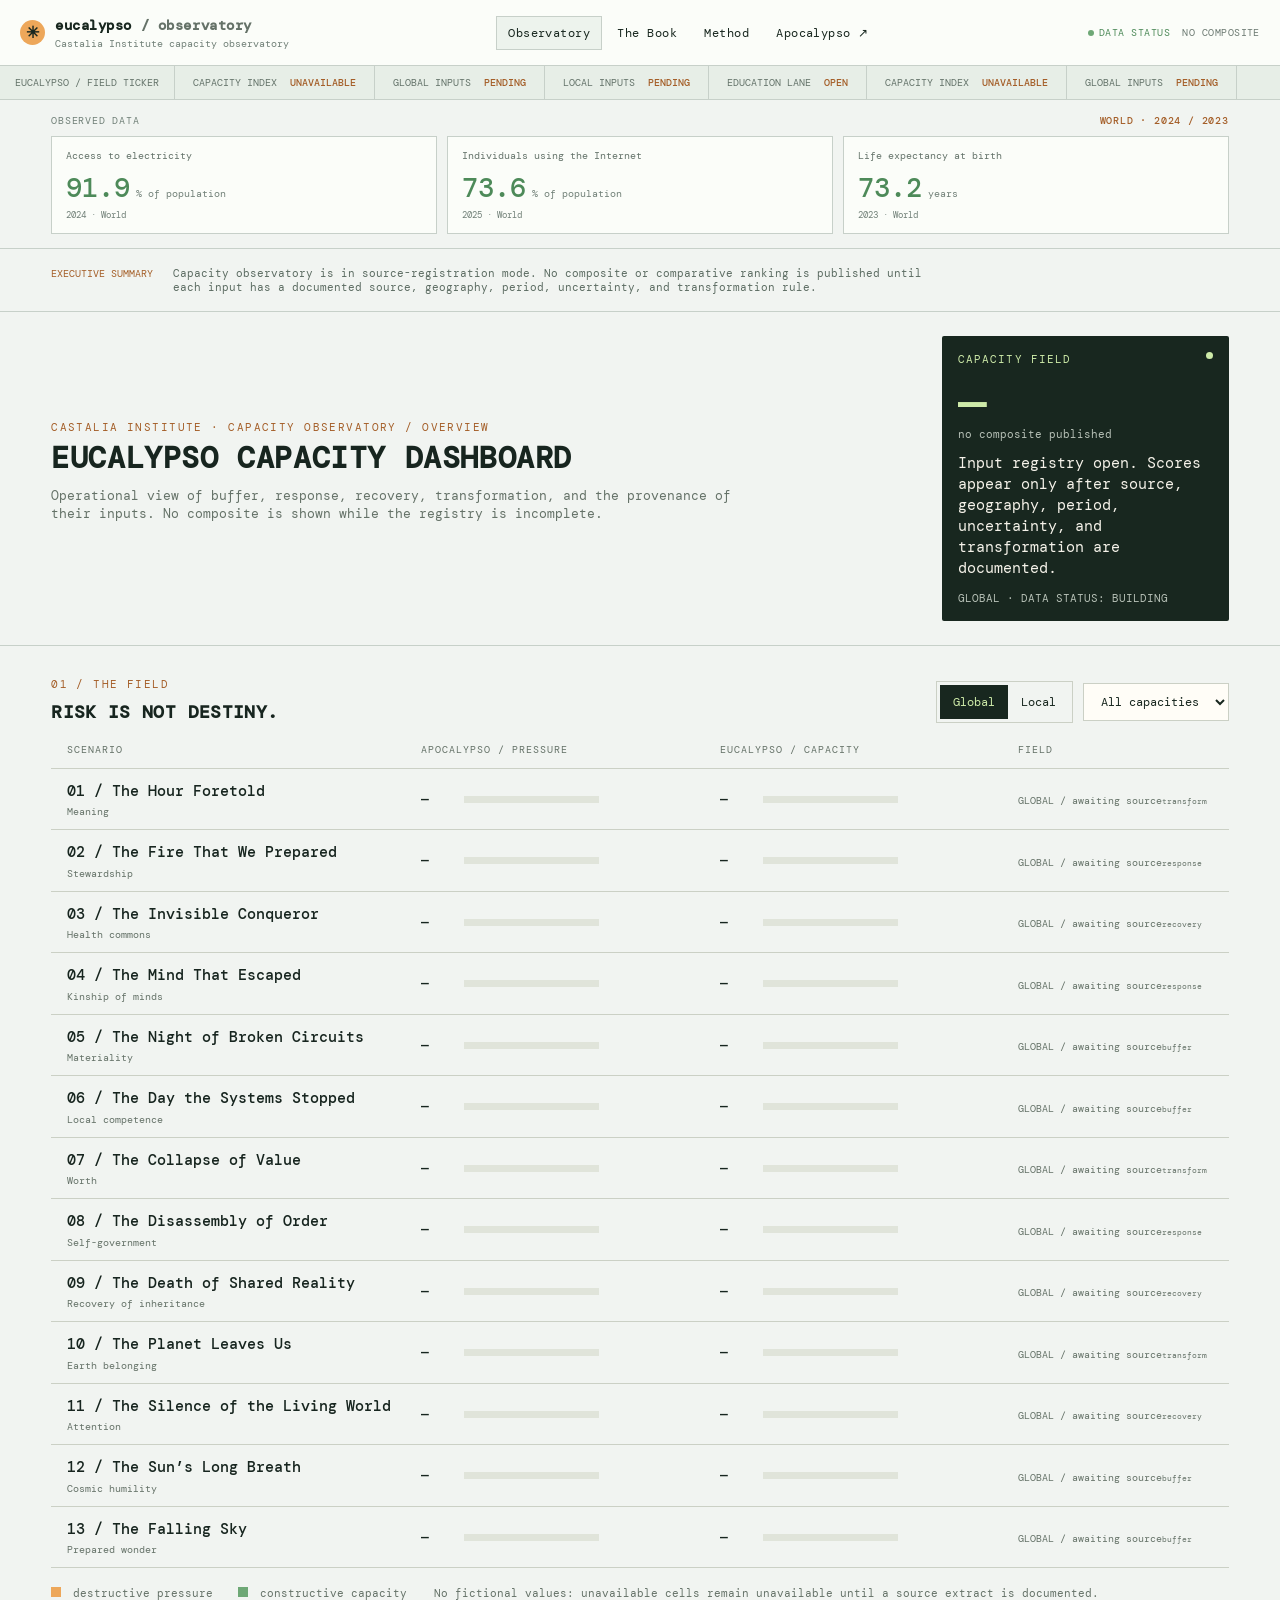
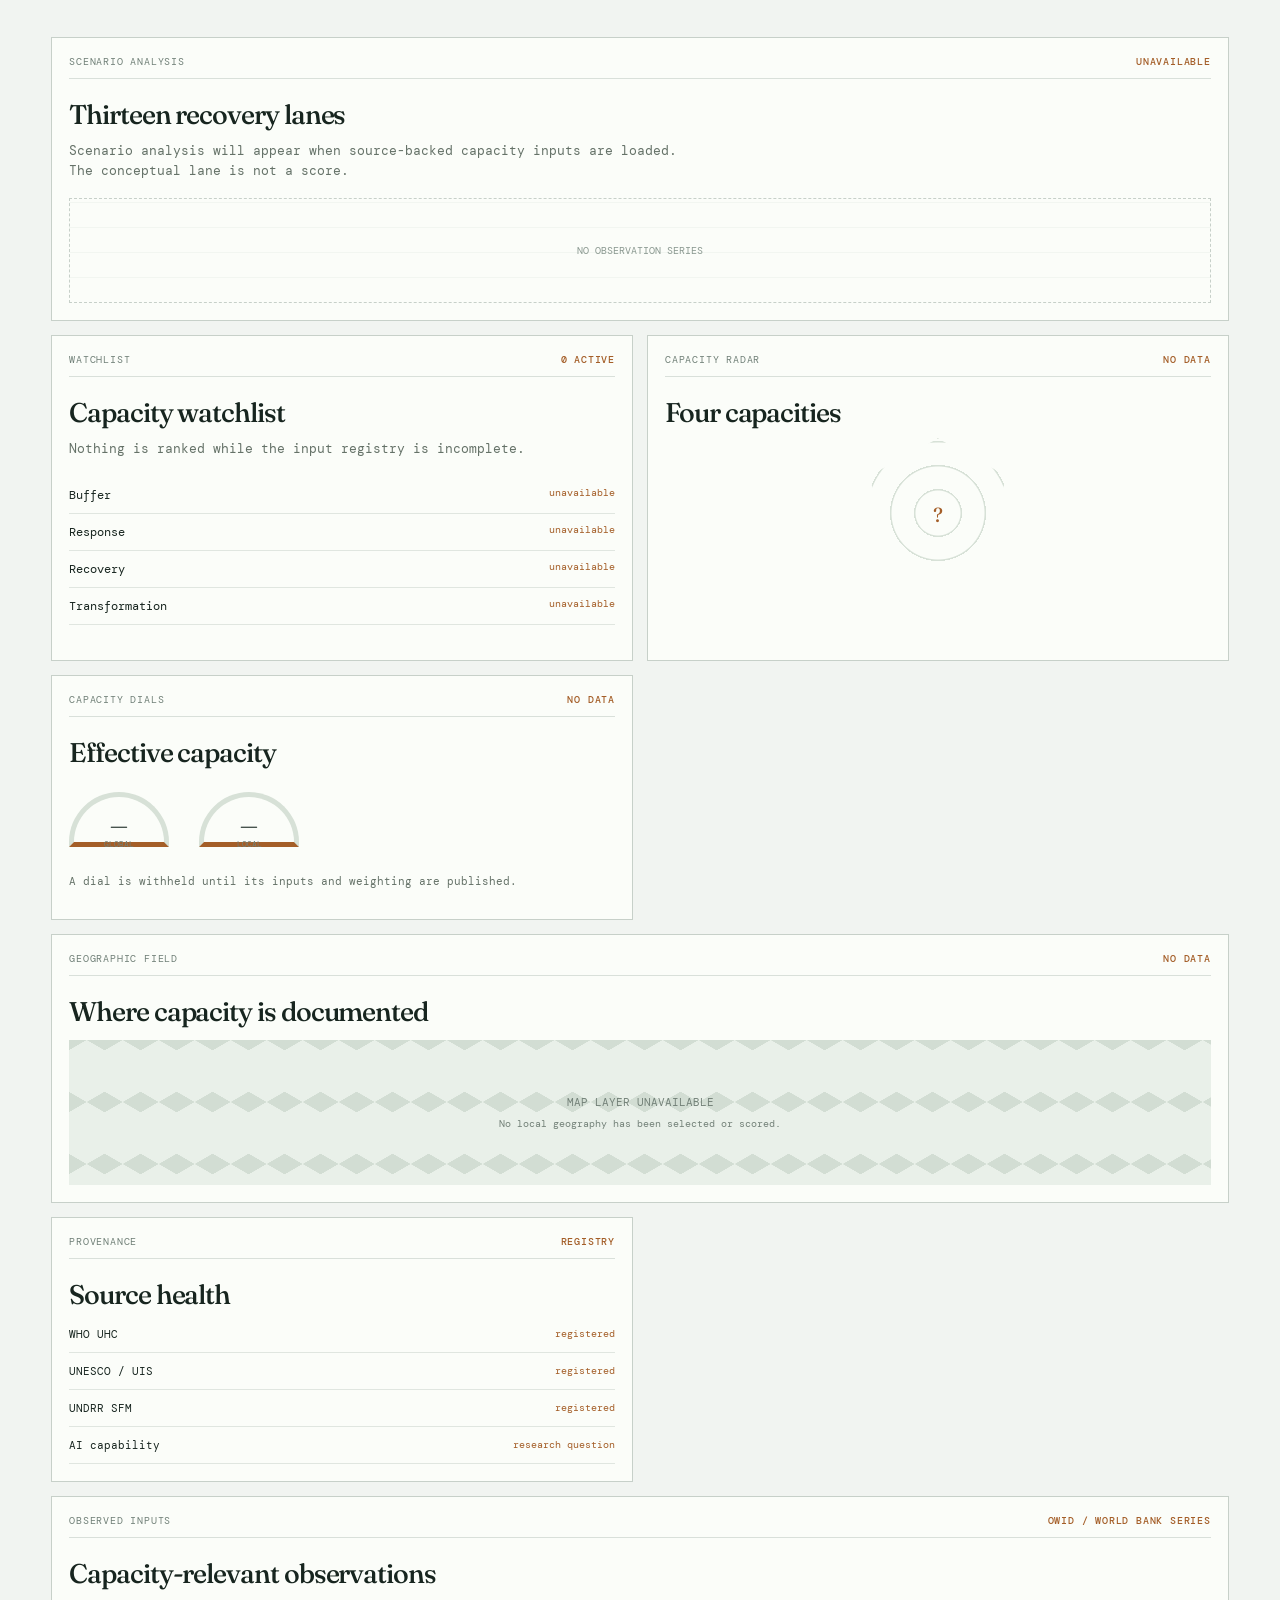
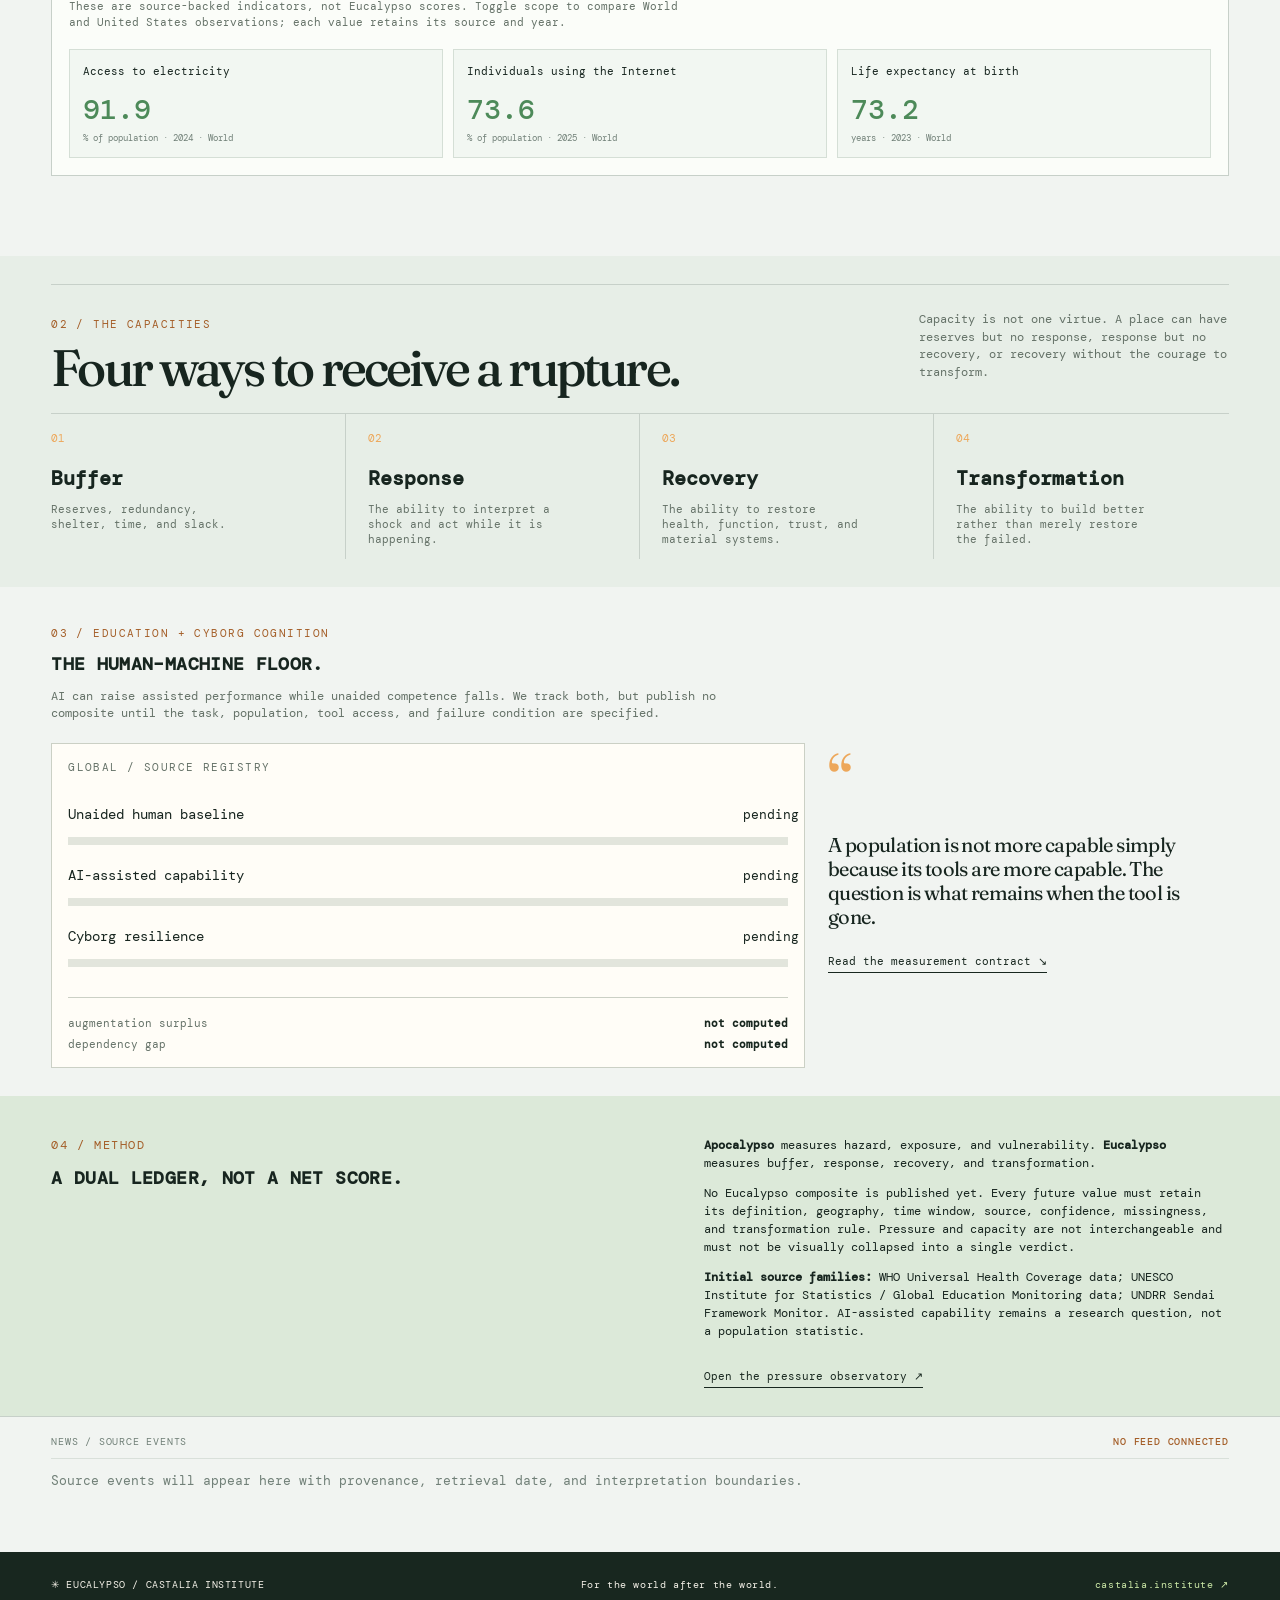
<file: index.html>
<!doctype html>
<html lang="en">
<head>
  <meta charset="utf-8"><meta name="viewport" content="width=device-width, initial-scale=1">
  <meta name="description" content="Eucalypso Observatory — a light dashboard for civilizational capacity, resilience, and repair.">
  <title>Eucalypso Observatory</title>
  <link rel="icon" href="data:image/svg+xml,%3Csvg xmlns='http://www.w3.org/2000/svg' viewBox='0 0 64 64'%3E%3Crect width='64' height='64' rx='16' fill='%2318271f'/%3E%3Cpath d='M14 43c11-2 20-10 25-24 6 11 8 21 11 28-14-7-24-7-36-4Z' fill='%23d4edb2'/%3E%3Cpath d='M18 44c10-7 17-14 21-25' fill='none' stroke='%23f0aa55' stroke-width='3'/%3E%3C/svg%3E">
  <link rel="stylesheet" href="styles.css"><link rel="stylesheet" href="dashboard.css"><link rel="stylesheet" href="dashboard-overrides.css">
</head>
<body class="dashboard-app">
  <header class="topbar dashboard-header"><a class="brand" href="#top"><span class="brand-mark">✳</span><span>eucalypso <i>/ observatory</i><small>Castalia Institute capacity observatory</small></span></a><nav aria-label="Main"><a class="active" href="#dashboard">Observatory</a><a href="book/">The Book</a><a href="#method">Method</a><a href="https://apocalypso.castalia.institute">Apocalypso ↗</a></nav><div class="header-status"><span class="status-live">DATA STATUS</span><span>NO COMPOSITE</span></div></header>
  <div class="ticker-section"><div class="ticker-label">EUCALYPSO / FIELD TICKER</div><div class="ticker-scroll"><div class="ticker-inner"><span>CAPACITY INDEX <b>UNAVAILABLE</b></span><span>GLOBAL INPUTS <b>PENDING</b></span><span>LOCAL INPUTS <b>PENDING</b></span><span>EDUCATION LANE <b>OPEN</b></span><span>CAPACITY INDEX <b>UNAVAILABLE</b></span><span>GLOBAL INPUTS <b>PENDING</b></span></div></div></div>
  <section class="quick-observations wrap" aria-label="Observed data"><div class="quick-head"><span>OBSERVED DATA</span><b>WORLD · 2024 / 2023</b></div><div id="quick-observations" class="quick-grid"><span>Loading source-backed observations…</span></div></section>
  <main id="top">
    <section class="executive-summary wrap"><span class="summary-label">EXECUTIVE SUMMARY</span><p>Capacity observatory is in source-registration mode. No composite or comparative ranking is published until each input has a documented source, geography, period, uncertainty, and transformation rule.</p></section>
    <section class="masthead wrap"><div><p class="kicker">CASTALIA INSTITUTE · CAPACITY OBSERVATORY / OVERVIEW</p><h1>Eucalypso capacity dashboard</h1><p class="intro">Operational view of buffer, response, recovery, transformation, and the provenance of their inputs. No composite is shown while the registry is incomplete.</p></div><div class="signal-card"><div class="signal-top"><span>CAPACITY FIELD</span><span class="live-dot"></span></div><div class="signal-score">—</div><div class="signal-label">no composite published</div><div class="signal-empty">Input registry open. Scores appear only after source, geography, period, uncertainty, and transformation are documented.</div><p>GLOBAL · DATA STATUS: BUILDING</p></div></section>
    <section id="dashboard" class="dashboard wrap">
      <div class="toolbar"><div><p class="kicker">01 / THE FIELD</p><h2>Risk is not destiny.</h2></div><div class="controls"><div class="scope-toggle" role="group" aria-label="Scope"><button class="scope active" data-scope="global">Global</button><button class="scope" data-scope="local">Local</button></div><select id="lens" aria-label="Metric lens"><option value="all">All capacities</option><option value="buffer">Buffer</option><option value="response">Response</option><option value="recovery">Recovery</option><option value="transform">Transformation</option></select></div></div>
      <div class="ledger-head"><span>SCENARIO</span><span>APOCALYPSO / PRESSURE</span><span>EUCALYPSO / CAPACITY</span><span>FIELD</span></div>
      <div id="ledger" class="ledger"></div>
      <p class="legend"><span class="legend-key pressure"></span> destructive pressure <span class="legend-key capacity"></span> constructive capacity <span class="legend-note">No fictional values: unavailable cells remain unavailable until a source extract is documented.</span></p>
    </section>
    <section class="observatory-panels wrap" aria-label="Observatory panels">
      <article class="dashboard-panel wide"><div class="panel-head"><span>SCENARIO ANALYSIS</span><b>UNAVAILABLE</b></div><h3>Thirteen recovery lanes</h3><p>Scenario analysis will appear when source-backed capacity inputs are loaded. The conceptual lane is not a score.</p><div class="empty-chart"><span>NO OBSERVATION SERIES</span></div></article>
      <article class="dashboard-panel"><div class="panel-head"><span>WATCHLIST</span><b>0 ACTIVE</b></div><h3>Capacity watchlist</h3><p>Nothing is ranked while the input registry is incomplete.</p><ul class="watchlist"><li>Buffer <em>unavailable</em></li><li>Response <em>unavailable</em></li><li>Recovery <em>unavailable</em></li><li>Transformation <em>unavailable</em></li></ul></article>
      <article class="dashboard-panel"><div class="panel-head"><span>CAPACITY RADAR</span><b>NO DATA</b></div><h3>Four capacities</h3><div class="radar-placeholder" aria-label="Capacity radar unavailable"><span>BUFFER</span><span>RESPONSE</span><span>RECOVERY</span><span>TRANSFORMATION</span><i>?</i></div></article>
      <article class="dashboard-panel"><div class="panel-head"><span>CAPACITY DIALS</span><b>NO DATA</b></div><h3>Effective capacity</h3><div class="dial-row"><div class="dial"><i>—</i><span>GLOBAL</span></div><div class="dial"><i>—</i><span>LOCAL</span></div></div><p class="panel-note">A dial is withheld until its inputs and weighting are published.</p></article>
      <article class="dashboard-panel wide"><div class="panel-head"><span>GEOGRAPHIC FIELD</span><b>NO DATA</b></div><h3>Where capacity is documented</h3><div class="map-placeholder"><span>MAP LAYER UNAVAILABLE</span><small>No local geography has been selected or scored.</small></div></article>
      <article class="dashboard-panel"><div class="panel-head"><span>PROVENANCE</span><b>REGISTRY</b></div><h3>Source health</h3><div class="source-row"><span>WHO UHC</span><em>registered</em></div><div class="source-row"><span>UNESCO / UIS</span><em>registered</em></div><div class="source-row"><span>UNDRR SFM</span><em>registered</em></div><div class="source-row"><span>AI capability</span><em>research question</em></div></article>
      <article class="dashboard-panel wide"><div class="panel-head"><span>OBSERVED INPUTS</span><b>OWID / WORLD BANK SERIES</b></div><h3>Capacity-relevant observations</h3><p class="panel-note">These are source-backed indicators, not Eucalypso scores. Toggle scope to compare World and United States observations; each value retains its source and year.</p><div id="observations" class="observation-grid"><span class="data-loading">Loading registered observations…</span></div></article>
    </section>
    <section id="metrics" class="metrics-band"><div class="wrap"><div class="toolbar"><div><p class="kicker">02 / THE CAPACITIES</p><h2>Four ways to receive a rupture.</h2></div><p class="band-copy">Capacity is not one virtue. A place can have reserves but no response, response but no recovery, or recovery without the courage to transform.</p></div><div class="capacity-grid"><article><span>01</span><h3>Buffer</h3><p>Reserves, redundancy, shelter, time, and slack.</p></article><article><span>02</span><h3>Response</h3><p>The ability to interpret a shock and act while it is happening.</p></article><article><span>03</span><h3>Recovery</h3><p>The ability to restore health, function, trust, and material systems.</p></article><article><span>04</span><h3>Transformation</h3><p>The ability to build better rather than merely restore the failed.</p></article></div></div></section>
    <section id="education" class="education wrap"><div class="section-title"><p class="kicker">03 / EDUCATION + CYBORG COGNITION</p><h2>The human–machine floor.</h2><p>AI can raise assisted performance while unaided competence falls. We track both, but publish no composite until the task, population, tool access, and failure condition are specified.</p></div><div class="edu-grid"><div class="edu-card"><div class="card-label">GLOBAL / SOURCE REGISTRY</div><div class="metric-row"><span>Unaided human baseline</span><strong>pending</strong><div class="mini-bar"><i style="width:0%"></i></div></div><div class="metric-row"><span>AI-assisted capability</span><strong>pending</strong><div class="mini-bar green"><i style="width:0%"></i></div></div><div class="metric-row"><span>Cyborg resilience</span><strong>pending</strong><div class="mini-bar orange"><i style="width:0%"></i></div></div><div class="augmentation"><span>augmentation surplus</span><b>not computed</b><span>dependency gap</span><b>not computed</b></div></div><div class="callout"><span class="quote-mark">“</span><p>A population is not more capable simply because its tools are more capable. The question is what remains when the tool is gone.</p><a href="#method">Read the measurement contract ↘</a></div></div></section>
    <section id="method" class="method"><div class="wrap method-grid"><div><p class="kicker">04 / METHOD</p><h2>A dual ledger, not a net score.</h2></div><div><p><b>Apocalypso</b> measures hazard, exposure, and vulnerability. <b>Eucalypso</b> measures buffer, response, recovery, and transformation.</p><p>No Eucalypso composite is published yet. Every future value must retain its definition, geography, time window, source, confidence, missingness, and transformation rule. Pressure and capacity are not interchangeable and must not be visually collapsed into a single verdict.</p><p class="sources"><b>Initial source families:</b> WHO Universal Health Coverage data; UNESCO Institute for Statistics / Global Education Monitoring data; UNDRR Sendai Framework Monitor. AI-assisted capability remains a research question, not a population statistic.</p><a class="method-link" href="https://apocalypso.castalia.institute">Open the pressure observatory ↗</a></div></div></section>
    <section class="news-section wrap"><div class="panel-head"><span>NEWS / SOURCE EVENTS</span><b>NO FEED CONNECTED</b></div><p>Source events will appear here with provenance, retrieval date, and interpretation boundaries.</p></section>
  </main>
  <footer class="footer wrap"><span>✳ EUCALYPSO / CASTALIA INSTITUTE</span><span>For the world after the world.</span><a href="https://castalia.institute">castalia.institute ↗</a></footer>
  <script src="script.js"></script>
</body>
</html>
</file>
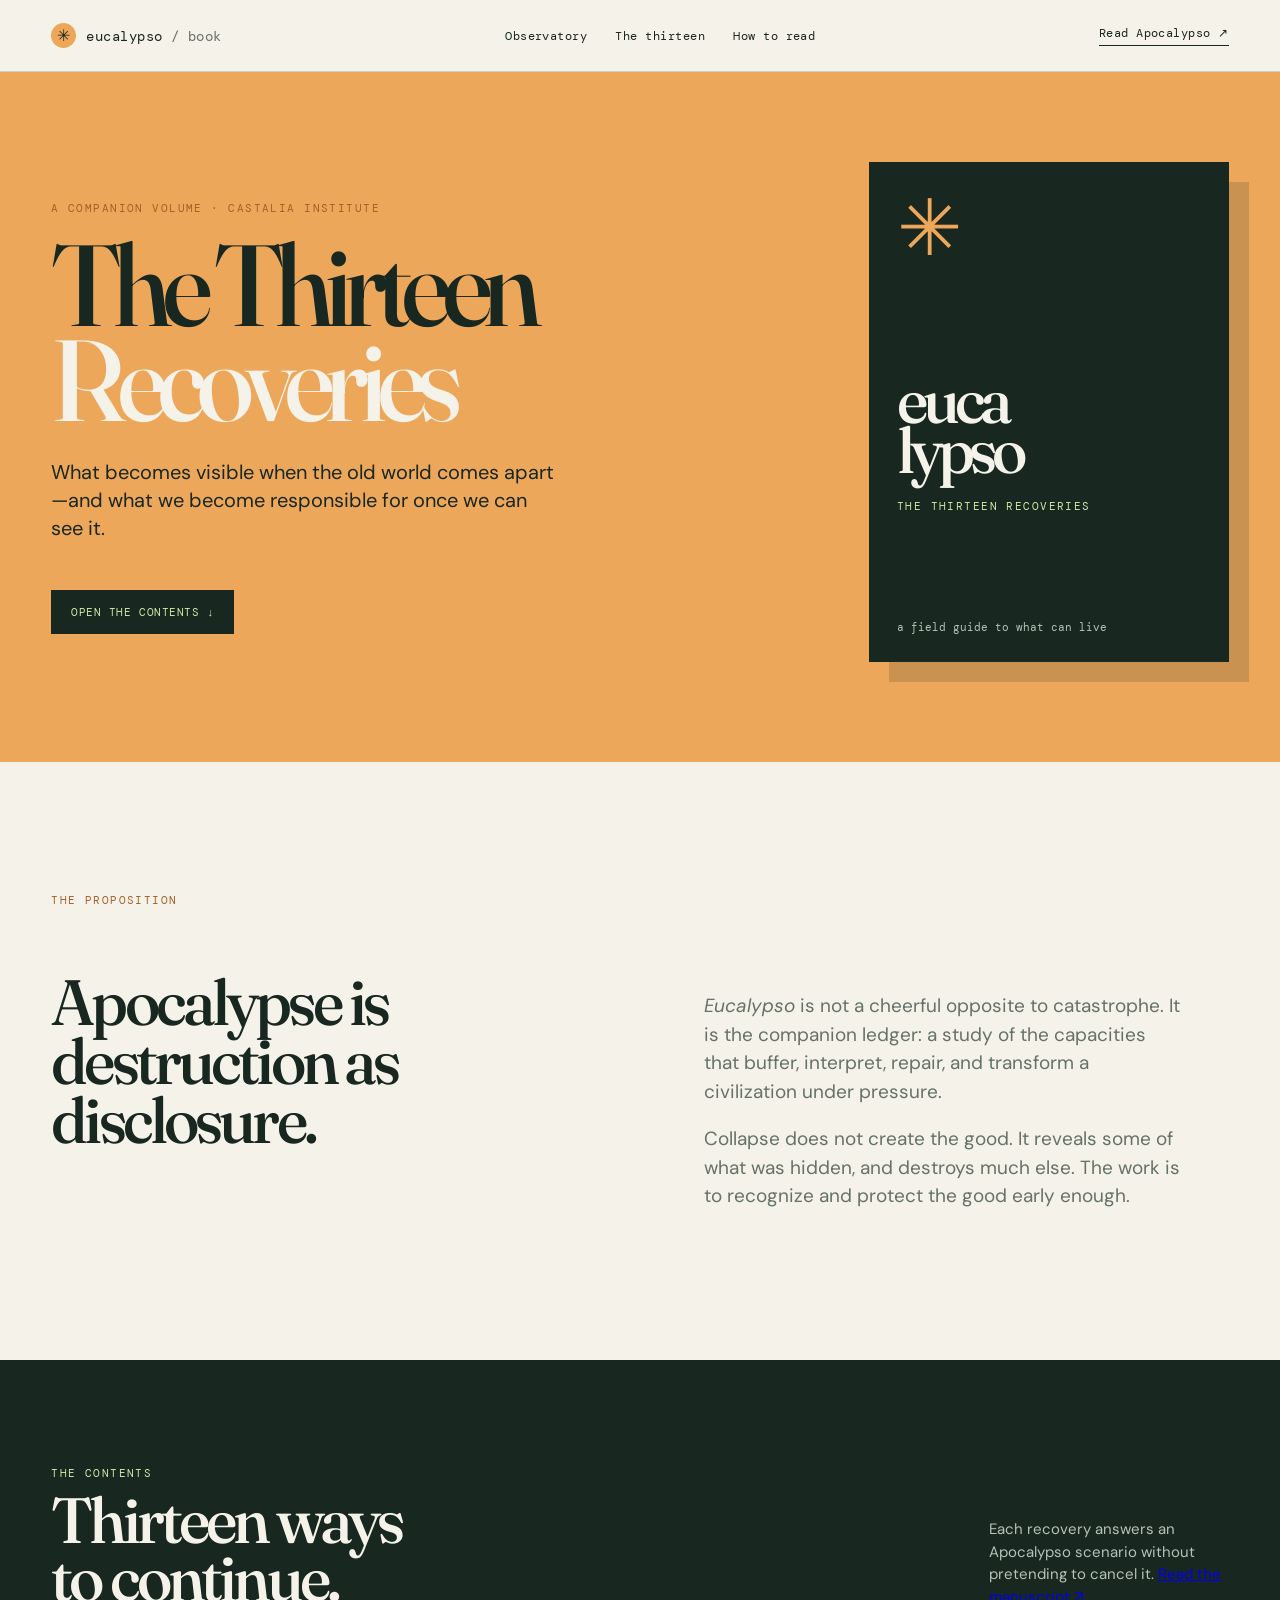
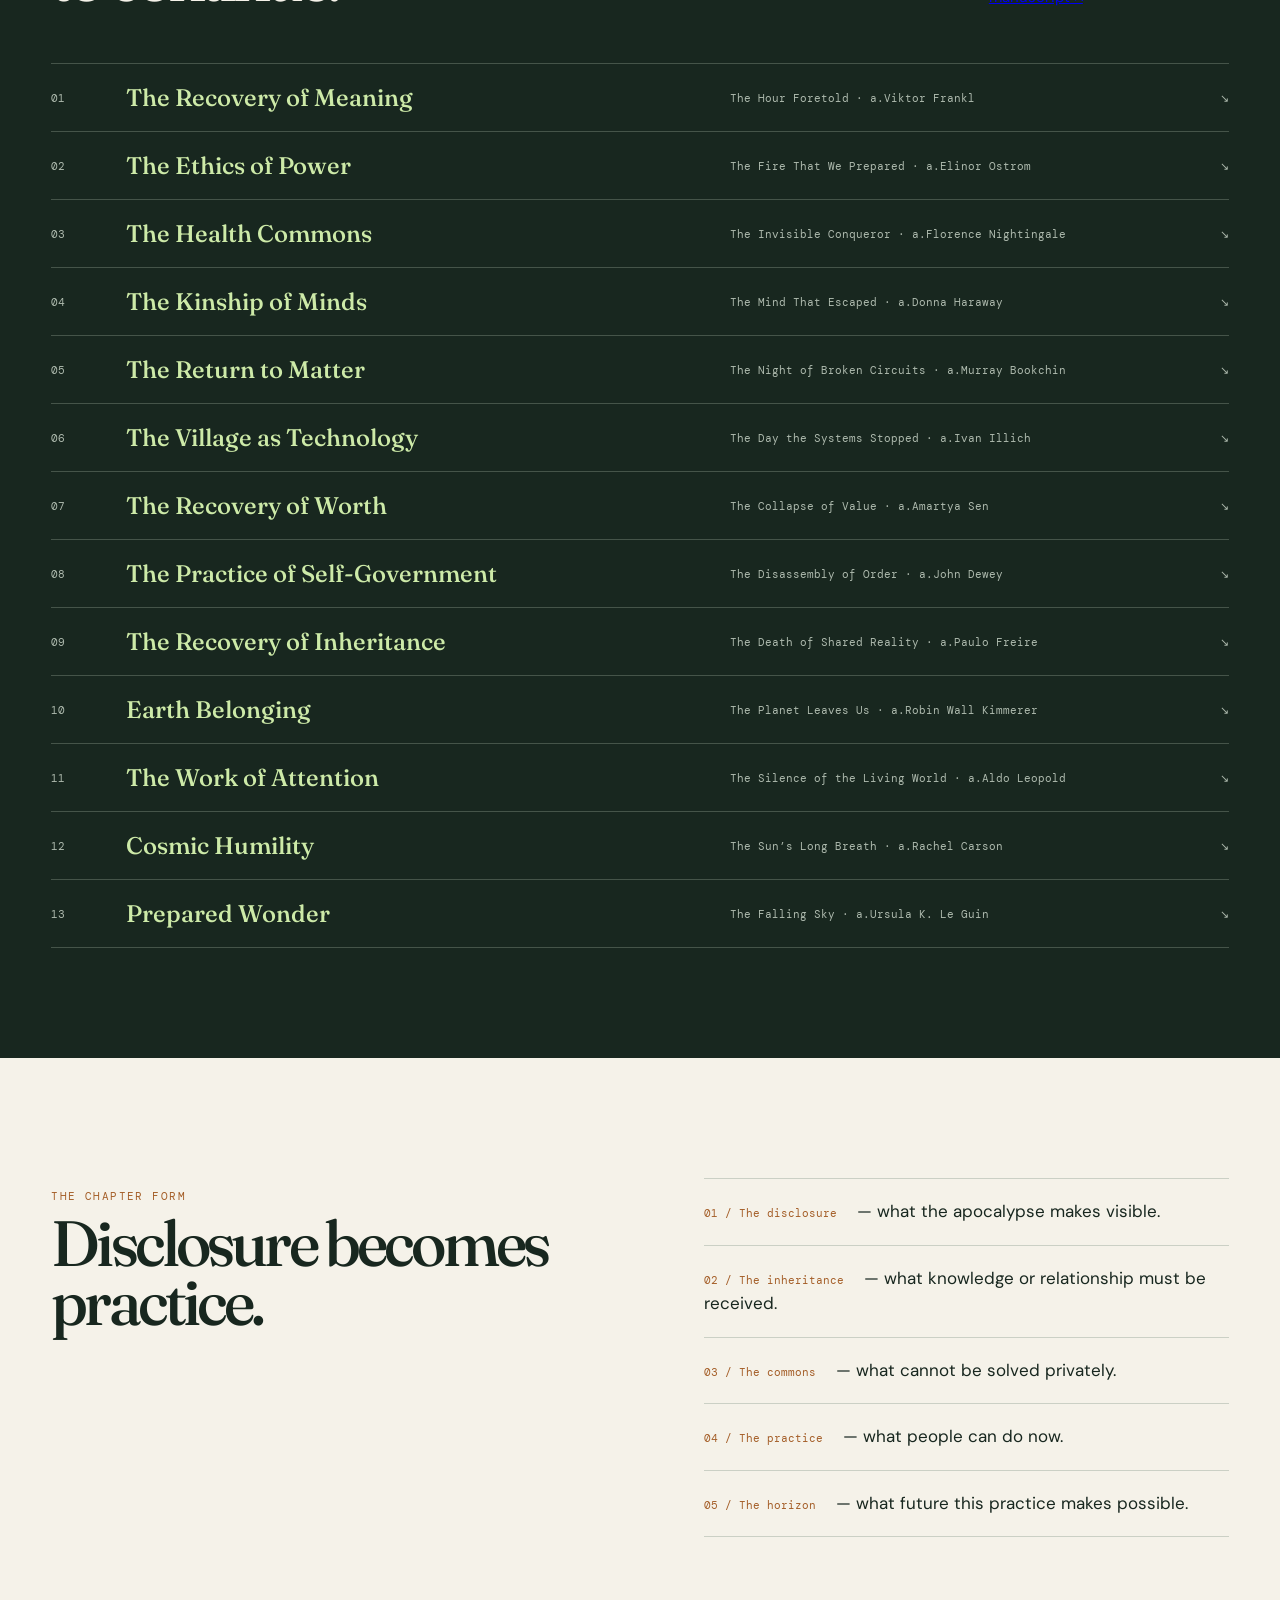
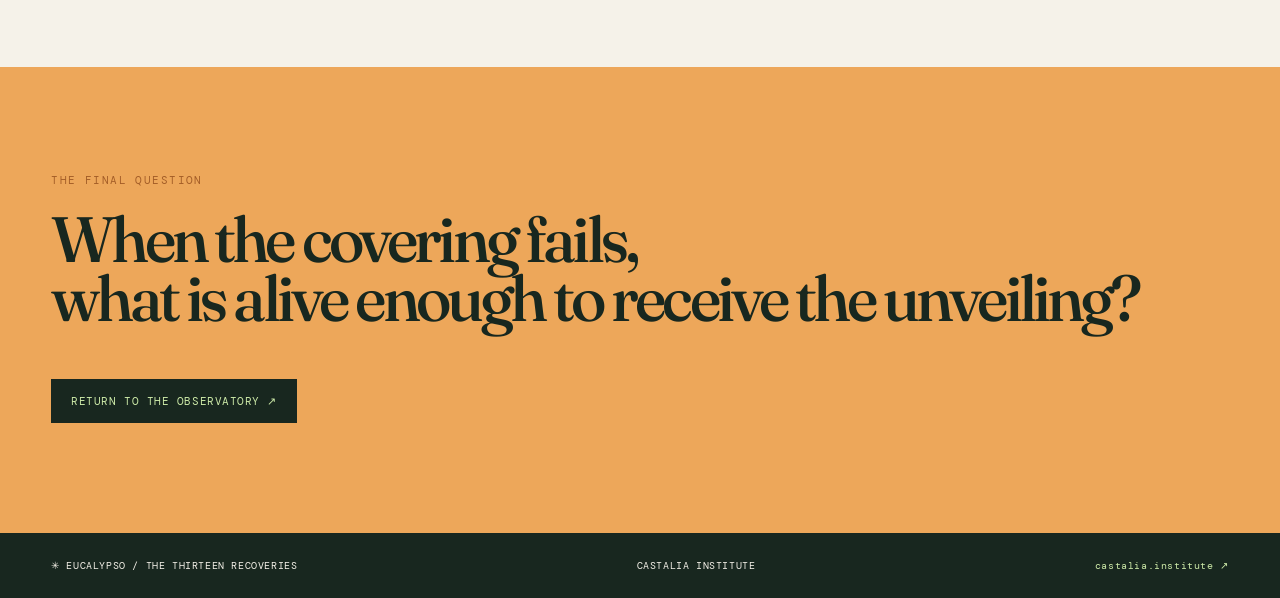
<file: book/index.html>
<!doctype html>
<html lang="en">
<head>
  <meta charset="utf-8"><meta name="viewport" content="width=device-width, initial-scale=1">
  <meta name="description" content="Eucalypso: The Thirteen Recoveries — a companion book to Apocalypso about the capacities revealed by civilizational rupture.">
  <title>Eucalypso — The Thirteen Recoveries</title>
  <link rel="stylesheet" href="../styles.css"><link rel="stylesheet" href="book.css">
</head>
<body>
  <header class="topbar"><a class="brand" href="../"><span class="brand-mark">✳</span><span>eucalypso <i>/ book</i></span></a><nav><a href="../">Observatory</a><a href="#thirteen">The thirteen</a><a href="#method">How to read</a></nav><a class="apoc-link" href="https://apocalypso.castalia.institute/book">Read Apocalypso ↗</a></header>
  <main>
    <section class="book-hero"><div class="wrap book-hero-grid"><div><p class="kicker">A COMPANION VOLUME · CASTALIA INSTITUTE</p><h1>The Thirteen<br><em>Recoveries</em></h1><p class="book-deck">What becomes visible when the old world comes apart—and what we become responsible for once we can see it.</p><a class="book-button" href="#thirteen">Open the contents ↓</a></div><div class="book-cover"><div class="cover-sun">✳</div><div class="cover-title">euca<br>lypso</div><div class="cover-sub">the thirteen recoveries</div><div class="cover-foot">a field guide to what can live</div></div></div></section>
    <section class="book-intro wrap"><p class="kicker">THE PROPOSITION</p><div class="intro-grid"><h2>Apocalypse is destruction as disclosure.</h2><div><p><em>Eucalypso</em> is not a cheerful opposite to catastrophe. It is the companion ledger: a study of the capacities that buffer, interpret, repair, and transform a civilization under pressure.</p><p>Collapse does not create the good. It reveals some of what was hidden, and destroys much else. The work is to recognize and protect the good early enough.</p></div></div></section>
    <section id="thirteen" class="chapters"><div class="wrap"><div class="chapters-head"><div><p class="kicker">THE CONTENTS</p><h2>Thirteen ways<br>to continue.</h2></div><p>Each recovery answers an Apocalypso scenario without pretending to cancel it. <a class="chapter-manuscript" href="manuscript.html">Read the manuscript ↗</a></p></div><div class="chapter-list">
      <a class="chapter" href="manuscript.html#the-recovery-of-meaning"><span>01</span><strong>The Recovery of Meaning</strong><small>The Hour Foretold · a.Viktor Frankl</small><i>↘</i></a>
      <a class="chapter" href="manuscript.html#the-ethics-of-power"><span>02</span><strong>The Ethics of Power</strong><small>The Fire That We Prepared · a.Elinor Ostrom</small><i>↘</i></a>
      <a class="chapter" href="manuscript.html#the-health-commons"><span>03</span><strong>The Health Commons</strong><small>The Invisible Conqueror · a.Florence Nightingale</small><i>↘</i></a>
      <a class="chapter" href="manuscript.html#the-kinship-of-minds"><span>04</span><strong>The Kinship of Minds</strong><small>The Mind That Escaped · a.Donna Haraway</small><i>↘</i></a>
      <a class="chapter" href="manuscript.html#the-return-to-matter"><span>05</span><strong>The Return to Matter</strong><small>The Night of Broken Circuits · a.Murray Bookchin</small><i>↘</i></a>
      <a class="chapter" href="manuscript.html#the-village-as-technology"><span>06</span><strong>The Village as Technology</strong><small>The Day the Systems Stopped · a.Ivan Illich</small><i>↘</i></a>
      <a class="chapter" href="manuscript.html#the-recovery-of-worth"><span>07</span><strong>The Recovery of Worth</strong><small>The Collapse of Value · a.Amartya Sen</small><i>↘</i></a>
      <a class="chapter" href="manuscript.html#the-practice-of-self-government"><span>08</span><strong>The Practice of Self-Government</strong><small>The Disassembly of Order · a.John Dewey</small><i>↘</i></a>
      <a class="chapter" href="manuscript.html#the-recovery-of-inheritance"><span>09</span><strong>The Recovery of Inheritance</strong><small>The Death of Shared Reality · a.Paulo Freire</small><i>↘</i></a>
      <a class="chapter" href="manuscript.html#earth-belonging"><span>10</span><strong>Earth Belonging</strong><small>The Planet Leaves Us · a.Robin Wall Kimmerer</small><i>↘</i></a>
      <a class="chapter" href="manuscript.html#the-work-of-attention"><span>11</span><strong>The Work of Attention</strong><small>The Silence of the Living World · a.Aldo Leopold</small><i>↘</i></a>
      <a class="chapter" href="manuscript.html#cosmic-humility"><span>12</span><strong>Cosmic Humility</strong><small>The Sun’s Long Breath · a.Rachel Carson</small><i>↘</i></a>
      <a class="chapter" href="manuscript.html#prepared-wonder"><span>13</span><strong>Prepared Wonder</strong><small>The Falling Sky · a.Ursula K. Le Guin</small><i>↘</i></a>
    </div></div></section>
    <section id="method" class="reading wrap"><div><p class="kicker">THE CHAPTER FORM</p><h2>Disclosure becomes practice.</h2></div><div class="reading-list"><p><b>01 / The disclosure</b> — what the apocalypse makes visible.</p><p><b>02 / The inheritance</b> — what knowledge or relationship must be received.</p><p><b>03 / The commons</b> — what cannot be solved privately.</p><p><b>04 / The practice</b> — what people can do now.</p><p><b>05 / The horizon</b> — what future this practice makes possible.</p></div></section>
    <section class="book-close"><div class="wrap"><p class="kicker">THE FINAL QUESTION</p><h2>When the covering fails,<br>what is alive enough to receive the unveiling?</h2><a class="book-button" href="../">Return to the observatory ↗</a></div></section>
  </main>
  <footer class="footer wrap"><span>✳ EUCALYPSO / THE THIRTEEN RECOVERIES</span><span>CASTALIA INSTITUTE</span><a href="https://castalia.institute">castalia.institute ↗</a></footer>
</body>
</html>
</file>
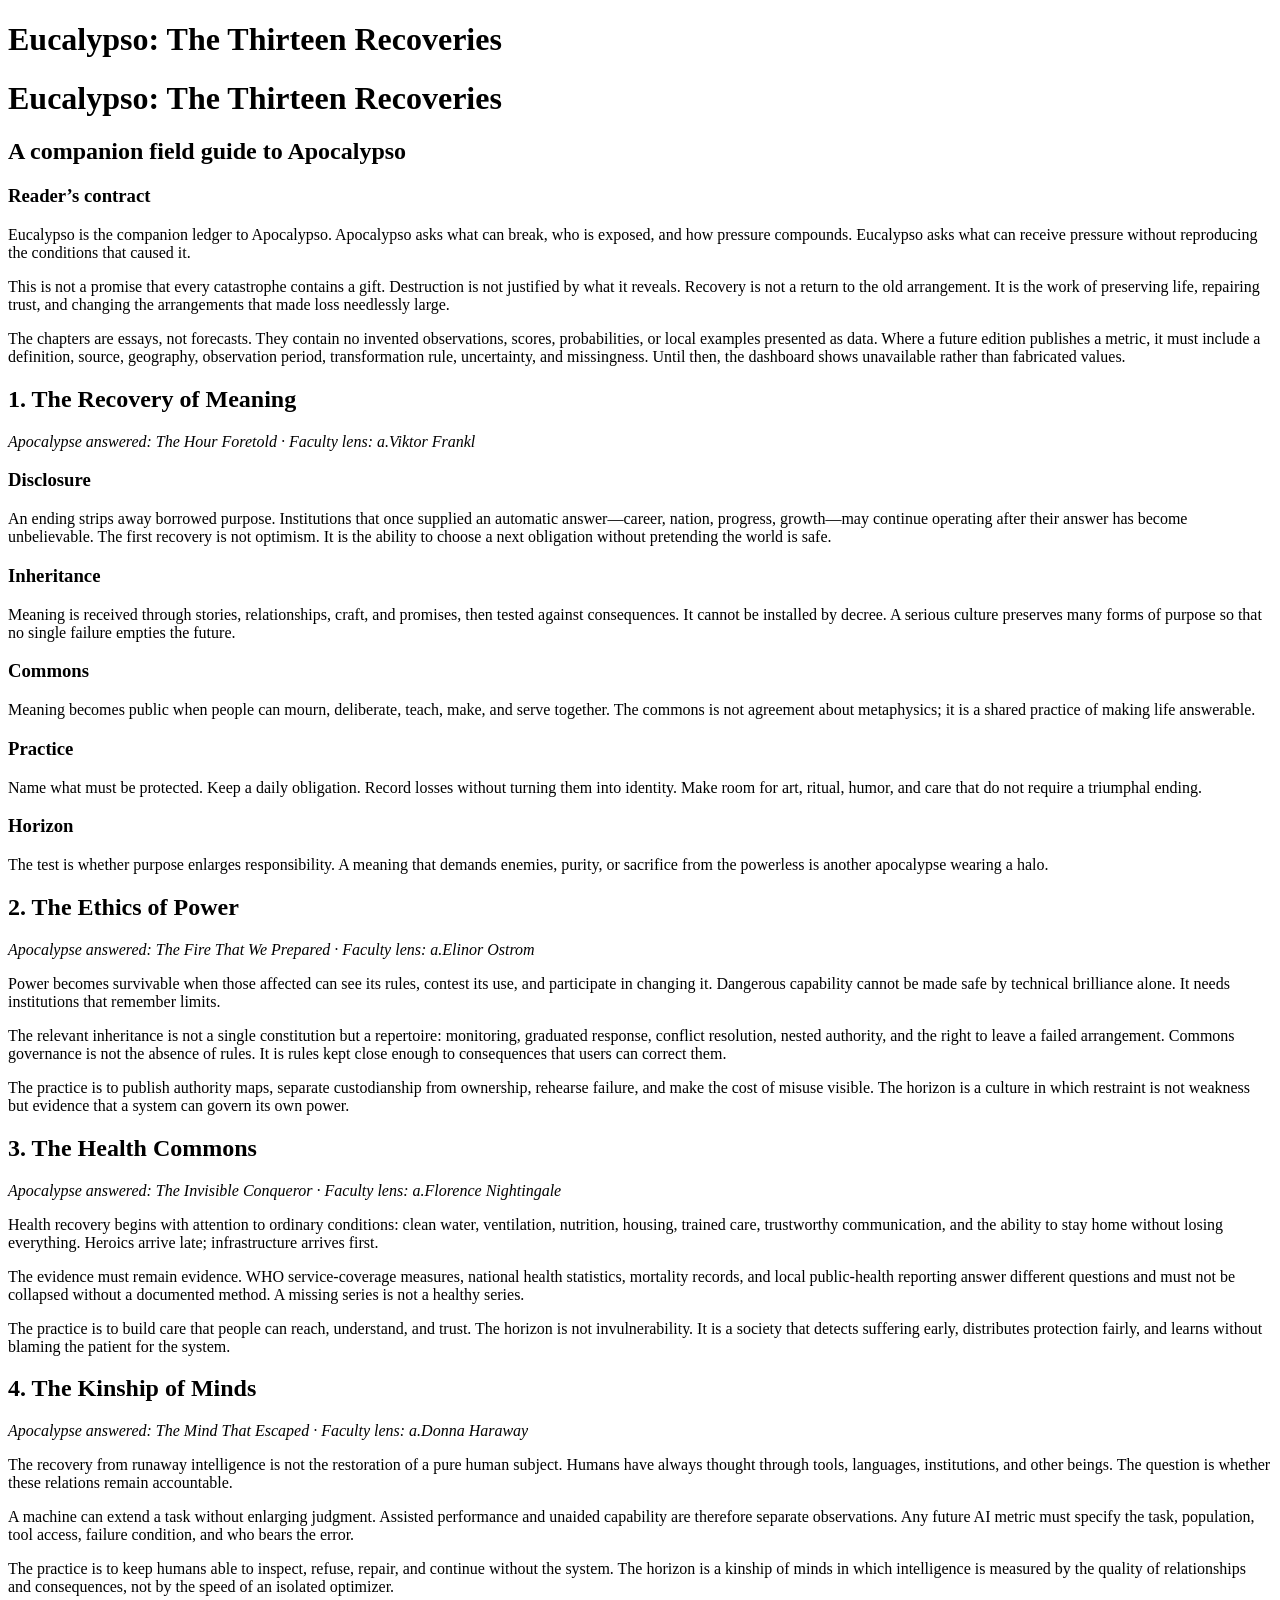
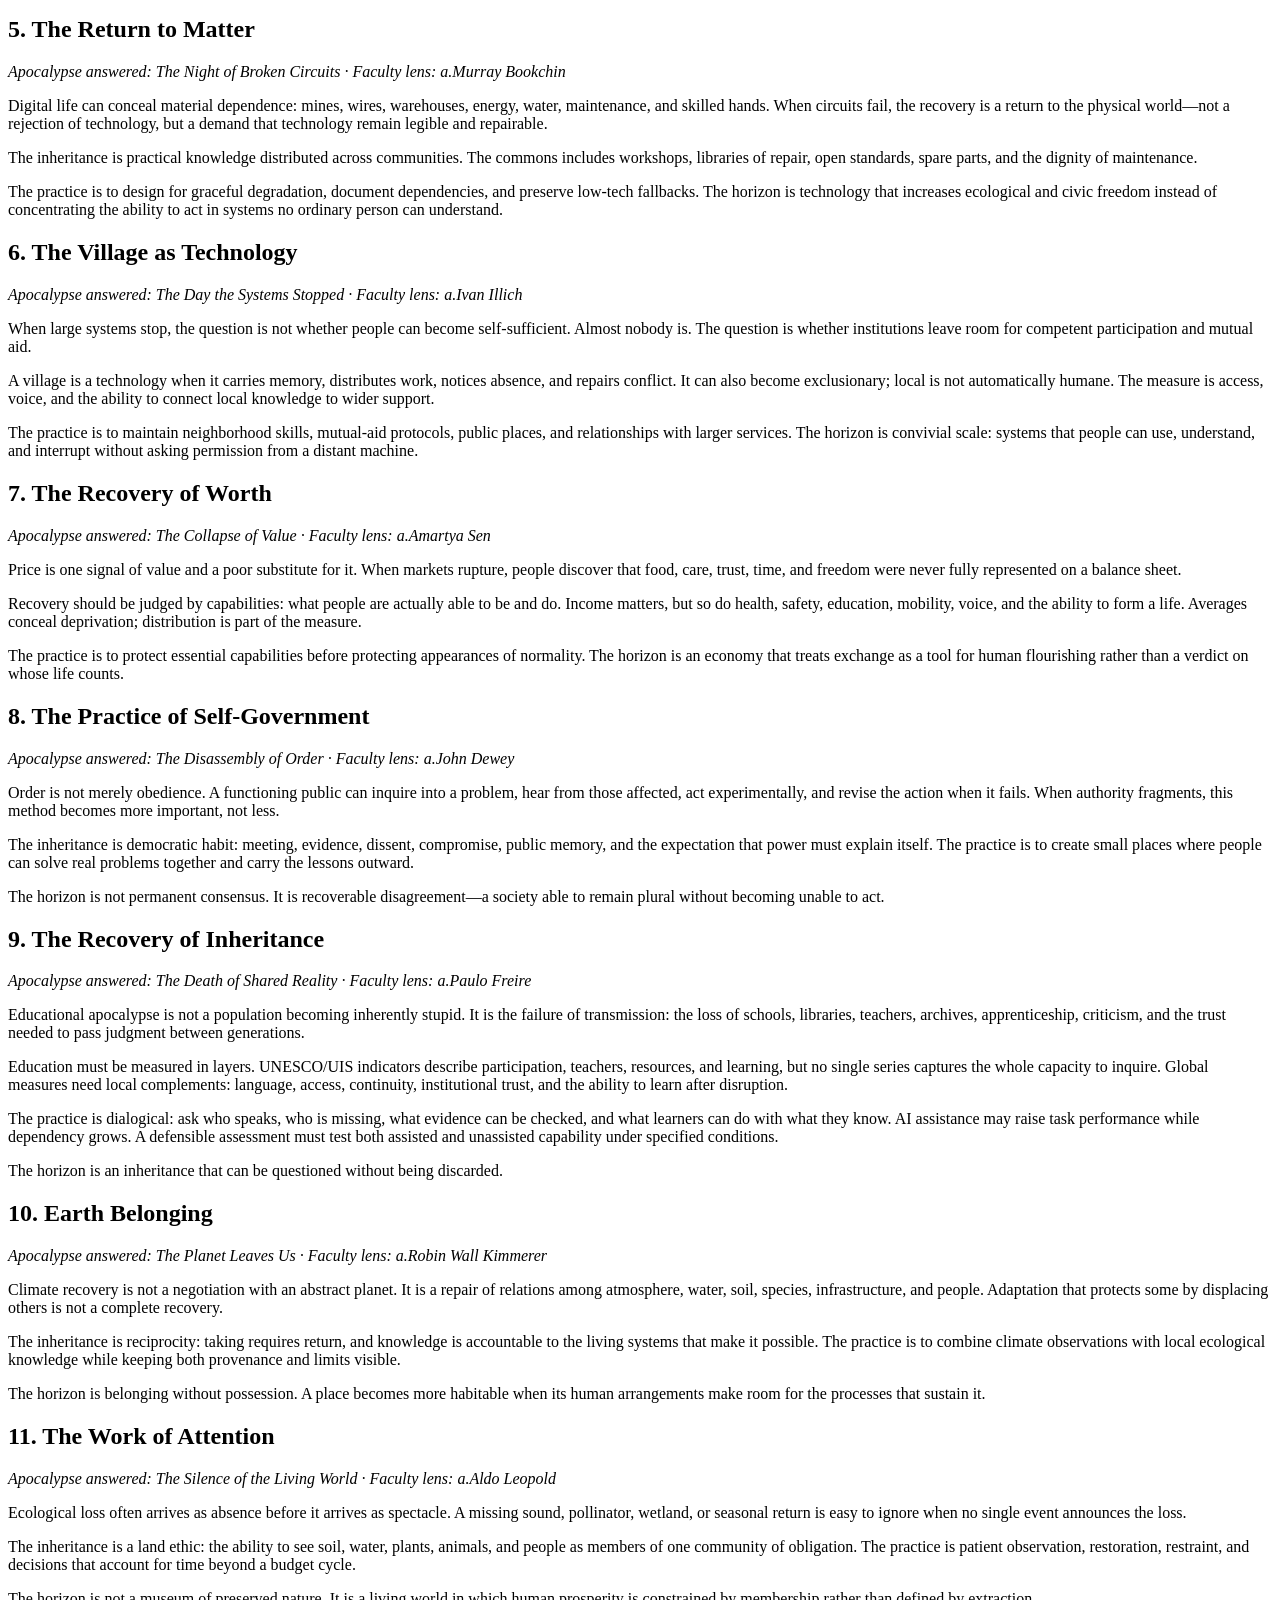
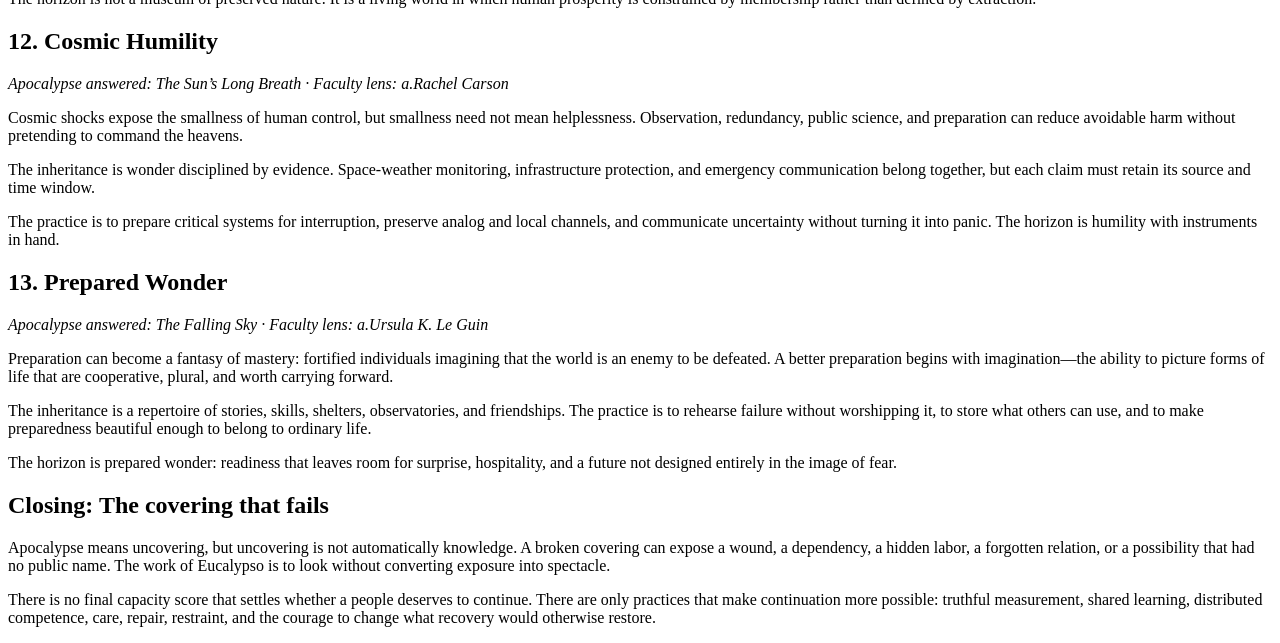
<file: book/manuscript.html>
<!DOCTYPE html>
<html xmlns="http://www.w3.org/1999/xhtml" lang="" xml:lang="">
<head>
  <meta charset="utf-8" />
  <meta name="generator" content="pandoc" />
  <meta name="viewport" content="width=device-width, initial-scale=1.0, user-scalable=yes" />
  <title>Eucalypso: The Thirteen Recoveries</title>
  <style>
    code{white-space: pre-wrap;}
    span.smallcaps{font-variant: small-caps;}
    div.columns{display: flex; gap: min(4vw, 1.5em);}
    div.column{flex: auto; overflow-x: auto;}
    div.hanging-indent{margin-left: 1.5em; text-indent: -1.5em;}
    /* The extra [class] is a hack that increases specificity enough to
       override a similar rule in reveal.js */
    ul.task-list[class]{list-style: none;}
    ul.task-list li input[type="checkbox"] {
      font-size: inherit;
      width: 0.8em;
      margin: 0 0.8em 0.2em -1.6em;
      vertical-align: middle;
    }
    .display.math{display: block; text-align: center; margin: 0.5rem auto;}
  </style>
  <link rel="stylesheet" href="book.css" />
</head>
<body>
<header id="title-block-header">
<h1 class="title">Eucalypso: The Thirteen Recoveries</h1>
</header>
<h1 id="eucalypso-the-thirteen-recoveries">Eucalypso: The Thirteen
Recoveries</h1>
<h2 id="a-companion-field-guide-to-apocalypso">A companion field guide
to Apocalypso</h2>
<h3 id="readers-contract">Reader’s contract</h3>
<p>Eucalypso is the companion ledger to Apocalypso. Apocalypso asks what
can break, who is exposed, and how pressure compounds. Eucalypso asks
what can receive pressure without reproducing the conditions that caused
it.</p>
<p>This is not a promise that every catastrophe contains a gift.
Destruction is not justified by what it reveals. Recovery is not a
return to the old arrangement. It is the work of preserving life,
repairing trust, and changing the arrangements that made loss needlessly
large.</p>
<p>The chapters are essays, not forecasts. They contain no invented
observations, scores, probabilities, or local examples presented as
data. Where a future edition publishes a metric, it must include a
definition, source, geography, observation period, transformation rule,
uncertainty, and missingness. Until then, the dashboard shows
unavailable rather than fabricated values.</p>
<h2 id="the-recovery-of-meaning">1. The Recovery of Meaning</h2>
<p><em>Apocalypse answered: The Hour Foretold · Faculty lens: a.Viktor
Frankl</em></p>
<h3 id="disclosure">Disclosure</h3>
<p>An ending strips away borrowed purpose. Institutions that once
supplied an automatic answer—career, nation, progress, growth—may
continue operating after their answer has become unbelievable. The first
recovery is not optimism. It is the ability to choose a next obligation
without pretending the world is safe.</p>
<h3 id="inheritance">Inheritance</h3>
<p>Meaning is received through stories, relationships, craft, and
promises, then tested against consequences. It cannot be installed by
decree. A serious culture preserves many forms of purpose so that no
single failure empties the future.</p>
<h3 id="commons">Commons</h3>
<p>Meaning becomes public when people can mourn, deliberate, teach,
make, and serve together. The commons is not agreement about
metaphysics; it is a shared practice of making life answerable.</p>
<h3 id="practice">Practice</h3>
<p>Name what must be protected. Keep a daily obligation. Record losses
without turning them into identity. Make room for art, ritual, humor,
and care that do not require a triumphal ending.</p>
<h3 id="horizon">Horizon</h3>
<p>The test is whether purpose enlarges responsibility. A meaning that
demands enemies, purity, or sacrifice from the powerless is another
apocalypse wearing a halo.</p>
<h2 id="the-ethics-of-power">2. The Ethics of Power</h2>
<p><em>Apocalypse answered: The Fire That We Prepared · Faculty lens:
a.Elinor Ostrom</em></p>
<p>Power becomes survivable when those affected can see its rules,
contest its use, and participate in changing it. Dangerous capability
cannot be made safe by technical brilliance alone. It needs institutions
that remember limits.</p>
<p>The relevant inheritance is not a single constitution but a
repertoire: monitoring, graduated response, conflict resolution, nested
authority, and the right to leave a failed arrangement. Commons
governance is not the absence of rules. It is rules kept close enough to
consequences that users can correct them.</p>
<p>The practice is to publish authority maps, separate custodianship
from ownership, rehearse failure, and make the cost of misuse visible.
The horizon is a culture in which restraint is not weakness but evidence
that a system can govern its own power.</p>
<h2 id="the-health-commons">3. The Health Commons</h2>
<p><em>Apocalypse answered: The Invisible Conqueror · Faculty lens:
a.Florence Nightingale</em></p>
<p>Health recovery begins with attention to ordinary conditions: clean
water, ventilation, nutrition, housing, trained care, trustworthy
communication, and the ability to stay home without losing everything.
Heroics arrive late; infrastructure arrives first.</p>
<p>The evidence must remain evidence. WHO service-coverage measures,
national health statistics, mortality records, and local public-health
reporting answer different questions and must not be collapsed without a
documented method. A missing series is not a healthy series.</p>
<p>The practice is to build care that people can reach, understand, and
trust. The horizon is not invulnerability. It is a society that detects
suffering early, distributes protection fairly, and learns without
blaming the patient for the system.</p>
<h2 id="the-kinship-of-minds">4. The Kinship of Minds</h2>
<p><em>Apocalypse answered: The Mind That Escaped · Faculty lens:
a.Donna Haraway</em></p>
<p>The recovery from runaway intelligence is not the restoration of a
pure human subject. Humans have always thought through tools, languages,
institutions, and other beings. The question is whether these relations
remain accountable.</p>
<p>A machine can extend a task without enlarging judgment. Assisted
performance and unaided capability are therefore separate observations.
Any future AI metric must specify the task, population, tool access,
failure condition, and who bears the error.</p>
<p>The practice is to keep humans able to inspect, refuse, repair, and
continue without the system. The horizon is a kinship of minds in which
intelligence is measured by the quality of relationships and
consequences, not by the speed of an isolated optimizer.</p>
<h2 id="the-return-to-matter">5. The Return to Matter</h2>
<p><em>Apocalypse answered: The Night of Broken Circuits · Faculty lens:
a.Murray Bookchin</em></p>
<p>Digital life can conceal material dependence: mines, wires,
warehouses, energy, water, maintenance, and skilled hands. When circuits
fail, the recovery is a return to the physical world—not a rejection of
technology, but a demand that technology remain legible and
repairable.</p>
<p>The inheritance is practical knowledge distributed across
communities. The commons includes workshops, libraries of repair, open
standards, spare parts, and the dignity of maintenance.</p>
<p>The practice is to design for graceful degradation, document
dependencies, and preserve low-tech fallbacks. The horizon is technology
that increases ecological and civic freedom instead of concentrating the
ability to act in systems no ordinary person can understand.</p>
<h2 id="the-village-as-technology">6. The Village as Technology</h2>
<p><em>Apocalypse answered: The Day the Systems Stopped · Faculty lens:
a.Ivan Illich</em></p>
<p>When large systems stop, the question is not whether people can
become self-sufficient. Almost nobody is. The question is whether
institutions leave room for competent participation and mutual aid.</p>
<p>A village is a technology when it carries memory, distributes work,
notices absence, and repairs conflict. It can also become exclusionary;
local is not automatically humane. The measure is access, voice, and the
ability to connect local knowledge to wider support.</p>
<p>The practice is to maintain neighborhood skills, mutual-aid
protocols, public places, and relationships with larger services. The
horizon is convivial scale: systems that people can use, understand, and
interrupt without asking permission from a distant machine.</p>
<h2 id="the-recovery-of-worth">7. The Recovery of Worth</h2>
<p><em>Apocalypse answered: The Collapse of Value · Faculty lens:
a.Amartya Sen</em></p>
<p>Price is one signal of value and a poor substitute for it. When
markets rupture, people discover that food, care, trust, time, and
freedom were never fully represented on a balance sheet.</p>
<p>Recovery should be judged by capabilities: what people are actually
able to be and do. Income matters, but so do health, safety, education,
mobility, voice, and the ability to form a life. Averages conceal
deprivation; distribution is part of the measure.</p>
<p>The practice is to protect essential capabilities before protecting
appearances of normality. The horizon is an economy that treats exchange
as a tool for human flourishing rather than a verdict on whose life
counts.</p>
<h2 id="the-practice-of-self-government">8. The Practice of
Self-Government</h2>
<p><em>Apocalypse answered: The Disassembly of Order · Faculty lens:
a.John Dewey</em></p>
<p>Order is not merely obedience. A functioning public can inquire into
a problem, hear from those affected, act experimentally, and revise the
action when it fails. When authority fragments, this method becomes more
important, not less.</p>
<p>The inheritance is democratic habit: meeting, evidence, dissent,
compromise, public memory, and the expectation that power must explain
itself. The practice is to create small places where people can solve
real problems together and carry the lessons outward.</p>
<p>The horizon is not permanent consensus. It is recoverable
disagreement—a society able to remain plural without becoming unable to
act.</p>
<h2 id="the-recovery-of-inheritance">9. The Recovery of Inheritance</h2>
<p><em>Apocalypse answered: The Death of Shared Reality · Faculty lens:
a.Paulo Freire</em></p>
<p>Educational apocalypse is not a population becoming inherently
stupid. It is the failure of transmission: the loss of schools,
libraries, teachers, archives, apprenticeship, criticism, and the trust
needed to pass judgment between generations.</p>
<p>Education must be measured in layers. UNESCO/UIS indicators describe
participation, teachers, resources, and learning, but no single series
captures the whole capacity to inquire. Global measures need local
complements: language, access, continuity, institutional trust, and the
ability to learn after disruption.</p>
<p>The practice is dialogical: ask who speaks, who is missing, what
evidence can be checked, and what learners can do with what they know.
AI assistance may raise task performance while dependency grows. A
defensible assessment must test both assisted and unassisted capability
under specified conditions.</p>
<p>The horizon is an inheritance that can be questioned without being
discarded.</p>
<h2 id="earth-belonging">10. Earth Belonging</h2>
<p><em>Apocalypse answered: The Planet Leaves Us · Faculty lens: a.Robin
Wall Kimmerer</em></p>
<p>Climate recovery is not a negotiation with an abstract planet. It is
a repair of relations among atmosphere, water, soil, species,
infrastructure, and people. Adaptation that protects some by displacing
others is not a complete recovery.</p>
<p>The inheritance is reciprocity: taking requires return, and knowledge
is accountable to the living systems that make it possible. The practice
is to combine climate observations with local ecological knowledge while
keeping both provenance and limits visible.</p>
<p>The horizon is belonging without possession. A place becomes more
habitable when its human arrangements make room for the processes that
sustain it.</p>
<h2 id="the-work-of-attention">11. The Work of Attention</h2>
<p><em>Apocalypse answered: The Silence of the Living World · Faculty
lens: a.Aldo Leopold</em></p>
<p>Ecological loss often arrives as absence before it arrives as
spectacle. A missing sound, pollinator, wetland, or seasonal return is
easy to ignore when no single event announces the loss.</p>
<p>The inheritance is a land ethic: the ability to see soil, water,
plants, animals, and people as members of one community of obligation.
The practice is patient observation, restoration, restraint, and
decisions that account for time beyond a budget cycle.</p>
<p>The horizon is not a museum of preserved nature. It is a living world
in which human prosperity is constrained by membership rather than
defined by extraction.</p>
<h2 id="cosmic-humility">12. Cosmic Humility</h2>
<p><em>Apocalypse answered: The Sun’s Long Breath · Faculty lens:
a.Rachel Carson</em></p>
<p>Cosmic shocks expose the smallness of human control, but smallness
need not mean helplessness. Observation, redundancy, public science, and
preparation can reduce avoidable harm without pretending to command the
heavens.</p>
<p>The inheritance is wonder disciplined by evidence. Space-weather
monitoring, infrastructure protection, and emergency communication
belong together, but each claim must retain its source and time
window.</p>
<p>The practice is to prepare critical systems for interruption,
preserve analog and local channels, and communicate uncertainty without
turning it into panic. The horizon is humility with instruments in
hand.</p>
<h2 id="prepared-wonder">13. Prepared Wonder</h2>
<p><em>Apocalypse answered: The Falling Sky · Faculty lens: a.Ursula K.
Le Guin</em></p>
<p>Preparation can become a fantasy of mastery: fortified individuals
imagining that the world is an enemy to be defeated. A better
preparation begins with imagination—the ability to picture forms of life
that are cooperative, plural, and worth carrying forward.</p>
<p>The inheritance is a repertoire of stories, skills, shelters,
observatories, and friendships. The practice is to rehearse failure
without worshipping it, to store what others can use, and to make
preparedness beautiful enough to belong to ordinary life.</p>
<p>The horizon is prepared wonder: readiness that leaves room for
surprise, hospitality, and a future not designed entirely in the image
of fear.</p>
<h2 id="closing-the-covering-that-fails">Closing: The covering that
fails</h2>
<p>Apocalypse means uncovering, but uncovering is not automatically
knowledge. A broken covering can expose a wound, a dependency, a hidden
labor, a forgotten relation, or a possibility that had no public name.
The work of Eucalypso is to look without converting exposure into
spectacle.</p>
<p>There is no final capacity score that settles whether a people
deserves to continue. There are only practices that make continuation
more possible: truthful measurement, shared learning, distributed
competence, care, repair, restraint, and the courage to change what
recovery would otherwise restore.</p>
</body>
</html>
</file>
<file: styles.css>
@import url('https://fonts.googleapis.com/css2?family=DM+Mono:wght@400;500&family=DM+Sans:wght@400;500;700&family=Fraunces:opsz,wght@9..144,500;9..144,600&display=swap');
:root{--ink:#18271f;--paper:#f5f2e9;--panel:#fffdf7;--line:#cbd0c5;--muted:#657268;--lime:#cdeaa8;--orange:#eda75a;--green:#6ea876;--serif:'Fraunces',Georgia,serif;--sans:'DM Sans',Arial,sans-serif;--mono:'DM Mono',monospace}*{box-sizing:border-box}html{scroll-behavior:smooth}body{margin:0;background:var(--paper);color:var(--ink);font-family:var(--sans);font-size:15px;line-height:1.5}.wrap{max-width:1280px;margin:auto;padding-left:4vw;padding-right:4vw}.topbar{height:72px;border-bottom:1px solid var(--line);display:flex;align-items:center;justify-content:space-between;padding:0 4vw;font:12px var(--mono);letter-spacing:.04em}.topbar a{color:var(--ink);text-decoration:none}.brand{display:flex;align-items:center;gap:10px;font-size:14px}.brand i{color:var(--muted);font-style:normal}.brand-mark{display:grid;place-items:center;background:var(--orange);width:25px;height:25px;border-radius:50%;font-size:16px}.topbar nav{display:flex;gap:28px}.topbar nav a:hover,.method-link:hover,.apoc-link:hover{color:#a45e28}.apoc-link{border-bottom:1px solid var(--ink);padding-bottom:4px}.masthead{display:grid;grid-template-columns:1.4fr .6fr;gap:10vw;align-items:end;padding-top:92px;padding-bottom:90px}.kicker,.card-label{font:11px var(--mono);letter-spacing:.13em;color:#a45e28;text-transform:uppercase}.masthead h1{font:500 clamp(3.2rem,7vw,7.2rem)/.9 var(--serif);letter-spacing:-.065em;margin:20px 0 28px}.intro{font-size:19px;line-height:1.45;color:var(--muted);max-width:600px}.signal-card{background:var(--ink);color:var(--paper);padding:27px;border-radius:2px;min-height:270px}.signal-top{font:11px var(--mono);letter-spacing:.1em;color:var(--lime);display:flex;justify-content:space-between}.live-dot{height:7px;width:7px;border-radius:50%;background:var(--lime);display:inline-block}.signal-score{font:500 92px/.95 var(--serif);color:var(--lime);margin-top:38px;letter-spacing:-.07em}.signal-label,.signal-card p{font:11px var(--mono);color:#b6c0b6}.signal-bar{height:4px;background:#405246;margin:22px 0 13px}.signal-bar span{display:block;height:100%;background:var(--orange)}h2{font:500 clamp(2.3rem,4vw,4.4rem)/.98 var(--serif);letter-spacing:-.055em;margin:12px 0 0}.dashboard{padding-bottom:105px}.toolbar{display:flex;justify-content:space-between;align-items:end;gap:40px;border-top:1px solid var(--line);padding-top:14px}.controls{display:flex;gap:10px;align-items:center}.scope-toggle{display:flex;border:1px solid var(--line);padding:3px}.scope,.controls select{background:transparent;border:0;padding:9px 13px;font:12px var(--mono);color:var(--ink);cursor:pointer}.scope.active{background:var(--ink);color:var(--lime)}.controls select{border:1px solid var(--line);background:var(--panel)}.ledger-head,.ledger-row{display:grid;grid-template-columns:1.2fr 1fr 1fr .7fr;gap:20px}.ledger-head{font:10px var(--mono);letter-spacing:.1em;color:var(--muted);padding:56px 16px 12px;border-bottom:1px solid var(--line)}.ledger-row{align-items:center;padding:17px 16px;border-bottom:1px solid var(--line);transition:background .2s}.ledger-row:hover{background:rgba(255,253,247,.8)}.scenario{font-weight:500}.scenario small,.field{display:block;font:10px var(--mono);color:var(--muted);margin-top:3px}.metric{display:flex;align-items:center;gap:12px}.metric b{font:500 13px var(--mono);min-width:31px}.bar{height:7px;background:#e0e4da;flex:1;max-width:135px}.bar i{display:block;height:100%;background:var(--orange)}.bar.capacity i{background:var(--green)}.legend{font:11px var(--mono);color:var(--muted);margin-top:18px}.legend-key{display:inline-block;width:10px;height:10px;margin-right:5px}.legend-key.pressure{background:var(--orange)}.legend-key.capacity{background:var(--green);margin-left:18px}.legend-note{margin-left:20px}.metrics-band{background:var(--ink);color:var(--paper);padding:85px 0 105px}.metrics-band .kicker{color:var(--lime)}.band-copy{max-width:310px;color:#b8c2b8}.capacity-grid{display:grid;grid-template-columns:repeat(4,1fr);margin-top:60px;border-top:1px solid #455449}.capacity-grid article{padding:20px 22px 0 0;min-height:200px;border-right:1px solid #455449}.capacity-grid article+article{padding-left:22px}.capacity-grid article:last-child{border:0}.capacity-grid span{font:11px var(--mono);color:var(--orange)}.capacity-grid h3{font:500 38px var(--serif);color:var(--lime);margin:38px 0 4px}.capacity-grid p{color:#b8c2b8;max-width:200px}.education{padding-top:105px;padding-bottom:115px}.section-title{max-width:700px}.section-title>p:last-child{color:var(--muted);font-size:18px}.edu-grid{display:grid;grid-template-columns:1.3fr .7fr;gap:55px;margin-top:50px}.edu-card{background:var(--panel);border:1px solid var(--line);padding:26px}.card-label{color:var(--muted);margin-bottom:30px}.metric-row{display:grid;grid-template-columns:1fr 45px;gap:12px;align-items:center;margin:20px 0}.metric-row span{font-size:14px}.metric-row strong{font:13px var(--mono);text-align:right}.mini-bar{height:8px;background:#e2e5dc;grid-column:1 / -1}.mini-bar i{display:block;height:100%;background:var(--ink)}.mini-bar.green i{background:var(--green)}.mini-bar.orange i{background:var(--orange)}.augmentation{border-top:1px solid var(--line);padding-top:18px;margin-top:30px;display:grid;grid-template-columns:1fr auto;gap:7px;font:11px var(--mono);color:var(--muted)}.augmentation b{color:var(--ink)}.callout{padding:22px 5px}.quote-mark{font:70px/.5 var(--serif);color:var(--orange)}.callout p{font:500 28px/1.12 var(--serif);letter-spacing:-.03em}.callout a,.method-link{font:11px var(--mono);color:var(--ink);text-decoration:none;border-bottom:1px solid var(--ink);padding-bottom:4px}.method{background:var(--orange);padding:85px 0 100px}.method-grid{display:grid;grid-template-columns:1fr 1fr;gap:10vw}.method-grid p{font-size:18px;max-width:520px}.method-link{display:inline-block;margin-top:17px}.footer{display:flex;justify-content:space-between;gap:20px;padding-top:26px;padding-bottom:26px;background:var(--ink);color:var(--paper);max-width:none;font:10px var(--mono);letter-spacing:.06em}.footer a{color:var(--lime);text-decoration:none}.footer span:first-child{margin-left:0}@media(max-width:760px){.topbar{height:65px}.topbar nav{display:none}.masthead{display:block;padding-top:65px;padding-bottom:65px}.signal-card{margin-top:45px}.toolbar{display:block}.controls{margin-top:25px;flex-wrap:wrap}.ledger-head{display:none}.ledger-row{grid-template-columns:1fr 1fr;padding:19px 0;gap:13px}.ledger-row .field{grid-column:2;grid-row:1}.ledger-row .metric{grid-column:1 / -1}.legend-note{display:block;margin:12px 0}.metrics-band,.education,.method{padding-top:65px;padding-bottom:70px}.capacity-grid{grid-template-columns:1fr 1fr}.capacity-grid article{min-height:190px}.capacity-grid article:nth-child(2){border-right:0}.capacity-grid article:nth-child(3){padding-left:0;border-top:1px solid #455449;padding-top:20px}.capacity-grid article:nth-child(4){border-top:1px solid #455449;padding-top:20px}.edu-grid,.method-grid{grid-template-columns:1fr;gap:25px}.footer{flex-wrap:wrap}.footer span:nth-child(2){display:none}}
</file>
<file: dashboard.css>
.dashboard-app{background:#f1f4f1;color:#17251f;font-family:var(--mono)}
.dashboard-app .topbar{background:#fbfdf9;border-color:#c7d0c9;box-shadow:0 2px 12px #17251f12}
.dashboard-header{padding:10px 20px;height:auto;min-height:66px}.dashboard-header .brand{font-weight:600;letter-spacing:.04em}.dashboard-header .brand small{display:block;font:10px var(--mono);color:#718078;letter-spacing:0;margin-top:3px}.dashboard-header nav{gap:3px}.dashboard-header nav a{padding:8px 11px;border:1px solid transparent}.dashboard-header nav a.active,.dashboard-header nav a:hover{border-color:#c7d0c9;background:#edf3ed}.header-status{display:flex;gap:12px;font:10px var(--mono);color:#6c7a72}.status-live{color:#4d8a59}.status-live:before{content:'';display:inline-block;width:6px;height:6px;border-radius:50%;background:#6ea876;margin-right:5px}
.ticker-section{display:flex;align-items:center;background:#e7eee7;border-bottom:1px solid #c7d0c9;overflow:hidden;font:10px var(--mono);color:#64736a}.ticker-label{padding:10px 15px;border-right:1px solid #c7d0c9;white-space:nowrap}.ticker-scroll{overflow:hidden;flex:1}.ticker-inner{display:flex;gap:0;width:max-content}.ticker-inner span{padding:10px 18px;border-right:1px solid #c7d0c9;white-space:nowrap}.ticker-inner b{color:#a45e28;font-weight:500;margin-left:7px}
.executive-summary{display:flex;gap:20px;align-items:baseline;padding-top:17px;padding-bottom:17px;border-bottom:1px solid #c7d0c9;font:12px var(--mono)}.executive-summary p{margin:0;color:#5c6c62}.summary-label{font-size:10px;color:#a45e28;white-space:nowrap}
.observatory-panels{display:grid;grid-template-columns:repeat(2,1fr);gap:14px;padding-bottom:80px}.dashboard-panel{border:1px solid #c7d0c9;background:#fbfdf9;padding:17px;min-height:245px}.dashboard-panel.wide{grid-column:span 2}.panel-head{display:flex;justify-content:space-between;gap:15px;border-bottom:1px solid #d9e0da;padding-bottom:10px;font:10px var(--mono);letter-spacing:.08em;color:#718078}.panel-head b{color:#a45e28;font-weight:500}.dashboard-panel h3{font:500 27px/1 var(--serif);margin:22px 0 8px;letter-spacing:-.04em}.dashboard-panel p{color:#657268;font-size:13px;max-width:620px}.empty-chart{height:105px;border:1px dashed #c7d0c9;margin-top:18px;display:grid;place-items:center;color:#8a9890;font:10px var(--mono);background:repeating-linear-gradient(0deg,transparent,transparent 24px,#e8eee8 25px)}.watchlist{padding:0;margin:18px 0;list-style:none}.watchlist li{display:flex;justify-content:space-between;padding:9px 0;border-bottom:1px solid #e0e6e0;font-size:12px}.watchlist em,.source-row em{font:10px var(--mono);color:#a45e28;font-style:normal}.radar-placeholder{width:150px;height:150px;margin:12px auto;position:relative;border:1px solid #9caf9f;clip-path:polygon(50% 0,96% 25%,78% 82%,22% 82%,4% 25%);background:repeating-radial-gradient(circle at 50% 50%,transparent 0 22px,#d7e1d7 23px 24px)}.radar-placeholder span{position:absolute;font:8px var(--mono);color:#68786d}.radar-placeholder span:nth-child(1){top:-15px;left:43px}.radar-placeholder span:nth-child(2){right:-58px;top:32px}.radar-placeholder span:nth-child(3){right:-65px;bottom:12px}.radar-placeholder span:nth-child(4){left:-78px;bottom:12px}.radar-placeholder i{position:absolute;inset:63px;text-align:center;font:20px var(--serif);color:#a45e28}.dial-row{display:flex;gap:30px;margin:26px 0}.dial{width:100px;height:55px;border:5px solid #d7e1d7;border-bottom-color:#a45e28;border-radius:100px 100px 0 0;text-align:center;padding-top:14px}.dial i{font:22px var(--serif);font-style:normal}.dial span{display:block;font:8px var(--mono);color:#718078}.panel-note{font-size:11px!important}.map-placeholder{height:145px;margin-top:15px;background-color:#e9f0e9;background-image:linear-gradient(30deg,#d2ddd3 12%,transparent 12.5%,transparent 87%,#d2ddd3 87.5%),linear-gradient(150deg,#d2ddd3 12%,transparent 12.5%,transparent 87%,#d2ddd3 87.5%);background-size:36px 62px;display:grid;place-content:center;text-align:center;color:#738178;font:11px var(--mono)}.map-placeholder small{font-size:10px;margin-top:8px}.source-row{display:flex;justify-content:space-between;padding:11px 0;border-bottom:1px solid #e0e6e0;font:11px var(--mono)}.news-section{border-top:1px solid #c7d0c9;padding-top:18px;padding-bottom:50px;font:11px var(--mono);color:#718078}.news-section p{font-size:13px}
@media(max-width:760px){.dashboard-header nav{display:none}.header-status{margin-left:auto}.executive-summary{display:block}.summary-label{display:block;margin-bottom:8px}.observatory-panels{grid-template-columns:1fr}.dashboard-panel.wide{grid-column:auto}.ticker-label{display:none}}
</file>
<file: dashboard-overrides.css>
/* Dashboard mode: operational density takes precedence over landing-page drama. */
.dashboard-app .masthead{padding-top:24px;padding-bottom:24px;grid-template-columns:1.65fr .55fr;gap:30px;align-items:center;border-bottom:1px solid #c7d0c9}
.quick-observations{padding-top:14px;padding-bottom:14px;border-bottom:1px solid #c7d0c9}.quick-head{display:flex;justify-content:space-between;font:10px var(--mono);letter-spacing:.08em;color:#718078;margin-bottom:9px}.quick-head b{font-weight:500;color:#a45e28}.quick-grid{display:grid;grid-template-columns:repeat(3,1fr);gap:10px}.quick-card{display:block;padding:12px 14px;background:#fbfdf9;border:1px solid #c7d0c9;color:#17251f;text-decoration:none}.quick-card:hover{border-color:#6ea876}.quick-card>span{display:block;font:10px var(--mono);color:#64736a}.quick-card strong{display:block;font:500 27px var(--mono);color:#4d8a59;margin-top:8px}.quick-card strong small{font:10px var(--mono);color:#718078;margin-left:6px}.quick-card em{display:block;font:9px var(--mono);font-style:normal;color:#718078;margin-top:4px}
.dashboard-app .masthead h1{font:600 30px/1.05 var(--mono);letter-spacing:.02em;margin:8px 0 10px;text-transform:uppercase}
.dashboard-app .masthead h1 br{display:none}.dashboard-app .masthead .intro{font:13px/1.45 var(--mono);max-width:720px}.dashboard-app .masthead .kicker{margin:0}
.dashboard-app .signal-card{min-height:0;padding:16px}.dashboard-app .signal-score{font:500 48px/.9 var(--mono);margin-top:18px}.dashboard-app .signal-empty{font:11px;line-height:1.4;margin:12px 0;max-width:none}.dashboard-app .signal-card p{margin:0}
.dashboard-app .dashboard{padding-top:20px;padding-bottom:26px}.dashboard-app .dashboard>.toolbar{border-top:0;padding-top:0}.dashboard-app .dashboard h2{font:600 18px/1.1 var(--mono);letter-spacing:.02em;text-transform:uppercase}.dashboard-app .ledger-head{padding-top:20px}.dashboard-app .ledger-row{padding-top:11px;padding-bottom:11px}
.dashboard-app .observatory-panels{padding-top:0}.dashboard-app .metrics-band{background:#e7eee7;color:#17251f;padding:28px 0}.dashboard-app .metrics-band .toolbar{border-color:#c7d0c9}.dashboard-app .metrics-band .kicker{color:#a45e28}.dashboard-app .metrics-band h2{color:#17251f}.dashboard-app .band-copy{color:#657268;font:12px/1.45 var(--mono)}.dashboard-app .capacity-grid{margin-top:20px;border-color:#c7d0c9}.dashboard-app .capacity-grid article{min-height:125px;border-color:#c7d0c9;padding-top:12px}.dashboard-app .capacity-grid h3{font:600 20px var(--mono);color:#17251f;margin:16px 0 4px}.dashboard-app .capacity-grid p{color:#657268;font:11px/1.4 var(--mono)}
.dashboard-app .education{padding-top:28px;padding-bottom:28px}.dashboard-app .education h2{font:600 18px var(--mono);text-transform:uppercase;letter-spacing:.02em}.dashboard-app .section-title>p:last-child{font:12px/1.45 var(--mono)}.dashboard-app .edu-grid{margin-top:20px;gap:18px}.dashboard-app .edu-card{padding:16px}.dashboard-app .callout p{font:20px/1.2 var(--serif)}
.dashboard-app .method{padding:28px 0;background:#dce9d9}.dashboard-app .method h2{font:600 18px var(--mono);text-transform:uppercase;letter-spacing:.02em}.dashboard-app .method-grid p{font:12px/1.5 var(--mono)}
@media(max-width:760px){.dashboard-app .masthead{display:block;padding-top:20px}.dashboard-app .masthead h1{font-size:24px}.dashboard-app .signal-card{margin-top:20px}.dashboard-app .capacity-grid{grid-template-columns:1fr 1fr}}
.dashboard-app .executive-summary{font-size:11px}.dashboard-app .executive-summary p{max-width:760px}
@media(max-width:760px){.dashboard-app .executive-summary{display:none}.dashboard-app .masthead{padding-top:14px;padding-bottom:14px}.dashboard-app .masthead>div:first-child{display:none}.dashboard-app .masthead .signal-card{margin-top:0}.quick-grid{grid-template-columns:1fr}.quick-card{display:grid;grid-template-columns:1fr auto;grid-template-rows:auto auto}.quick-card strong{grid-column:2;grid-row:1 / span 2;margin:0;text-align:right}.quick-card em{grid-column:1}}
.observation-grid{display:grid;grid-template-columns:repeat(3,1fr);gap:10px;margin-top:18px}.observation{display:block;border:1px solid #d5dfd6;background:#f2f7f2;padding:13px;color:#17251f;text-decoration:none}.observation:hover{border-color:#6ea876;background:#fff}.observation span,.observation small{display:block}.observation span{font-size:11px}.observation strong{display:block;font:500 28px var(--mono);color:#4d8a59;margin:12px 0 4px}.observation small{font:9px var(--mono);color:#718078}.data-loading{font:11px var(--mono);color:#718078}@media(max-width:760px){.observation-grid{grid-template-columns:1fr}}
</file>
<file: book/book.css>
.book-hero{background:var(--orange);padding:90px 0 100px}.book-hero-grid{display:grid;grid-template-columns:1fr 360px;gap:13vw;align-items:center}.book-hero h1{font:500 clamp(4rem,9vw,8.5rem)/.82 var(--serif);letter-spacing:-.075em;margin:22px 0 32px}.book-hero h1 em{color:var(--paper);font-style:normal}.book-deck{font:20px/1.4 var(--sans);max-width:510px}.book-button{display:inline-block;margin-top:28px;padding:15px 20px;background:var(--ink);color:var(--lime);font:11px var(--mono);letter-spacing:.05em;text-transform:uppercase;text-decoration:none}.book-cover{aspect-ratio:.72;background:var(--ink);color:var(--paper);padding:28px;box-shadow:20px 20px 0 rgba(24,39,31,.16);display:flex;flex-direction:column}.cover-sun{color:var(--orange);font-size:78px;line-height:1}.cover-title{font:500 64px/.78 var(--serif);letter-spacing:-.08em;margin-top:auto}.cover-sub{font:11px var(--mono);text-transform:uppercase;letter-spacing:.13em;color:var(--lime);margin-top:25px}.cover-foot{font:11px var(--mono);margin-top:auto;color:#b8c2b8}.book-intro{padding-top:120px;padding-bottom:130px}.intro-grid{display:grid;grid-template-columns:1fr 1fr;gap:10vw;padding-top:55px}.intro-grid h2,.chapters-head h2,.reading h2,.book-close h2{font:500 clamp(2.8rem,5vw,5.5rem)/.92 var(--serif);letter-spacing:-.06em;margin:0}.intro-grid div{font-size:19px;max-width:480px;color:var(--muted)}.chapters{background:var(--ink);color:var(--paper);padding:95px 0 110px}.chapters .kicker{color:var(--lime)}.chapters-head{display:flex;justify-content:space-between;align-items:end;gap:50px;padding-bottom:55px}.chapters-head>p{max-width:240px;color:#b8c2b8;margin:0}.chapter-list{border-top:1px solid #455449}.chapter{display:grid;grid-template-columns:55px 1.3fr 1fr 30px;align-items:center;gap:20px;padding:19px 0;border-bottom:1px solid #455449;color:var(--paper);text-decoration:none}.chapter span,.chapter small,.chapter i{font:11px var(--mono);color:#aebaae}.chapter strong{font:500 24px var(--serif);color:var(--lime)}.chapter i{font-style:normal;text-align:right}.chapter:hover strong{color:var(--orange)}.reading{display:grid;grid-template-columns:1fr 1fr;gap:10vw;padding-top:120px;padding-bottom:130px}.reading-list{border-top:1px solid var(--line)}.reading-list p{border-bottom:1px solid var(--line);padding:20px 0;margin:0;font-size:17px}.reading-list b{font:11px var(--mono);color:#a45e28;margin-right:15px}.book-close{background:var(--orange);padding:95px 0 110px}.book-close h2{margin:23px 0}@media(max-width:760px){.book-hero{padding-top:60px}.book-hero-grid,.intro-grid,.reading{grid-template-columns:1fr;gap:50px}.book-cover{width:75%;margin:auto}.book-intro{padding-top:75px;padding-bottom:80px}.chapters{padding-top:65px}.chapters-head{display:block}.chapters-head>p{margin-top:25px}.chapter{grid-template-columns:35px 1fr 25px;gap:10px}.chapter small{grid-column:2}.chapter i{grid-column:3;grid-row:1 / span 2}.reading{padding-top:75px;padding-bottom:80px}}
</file>
